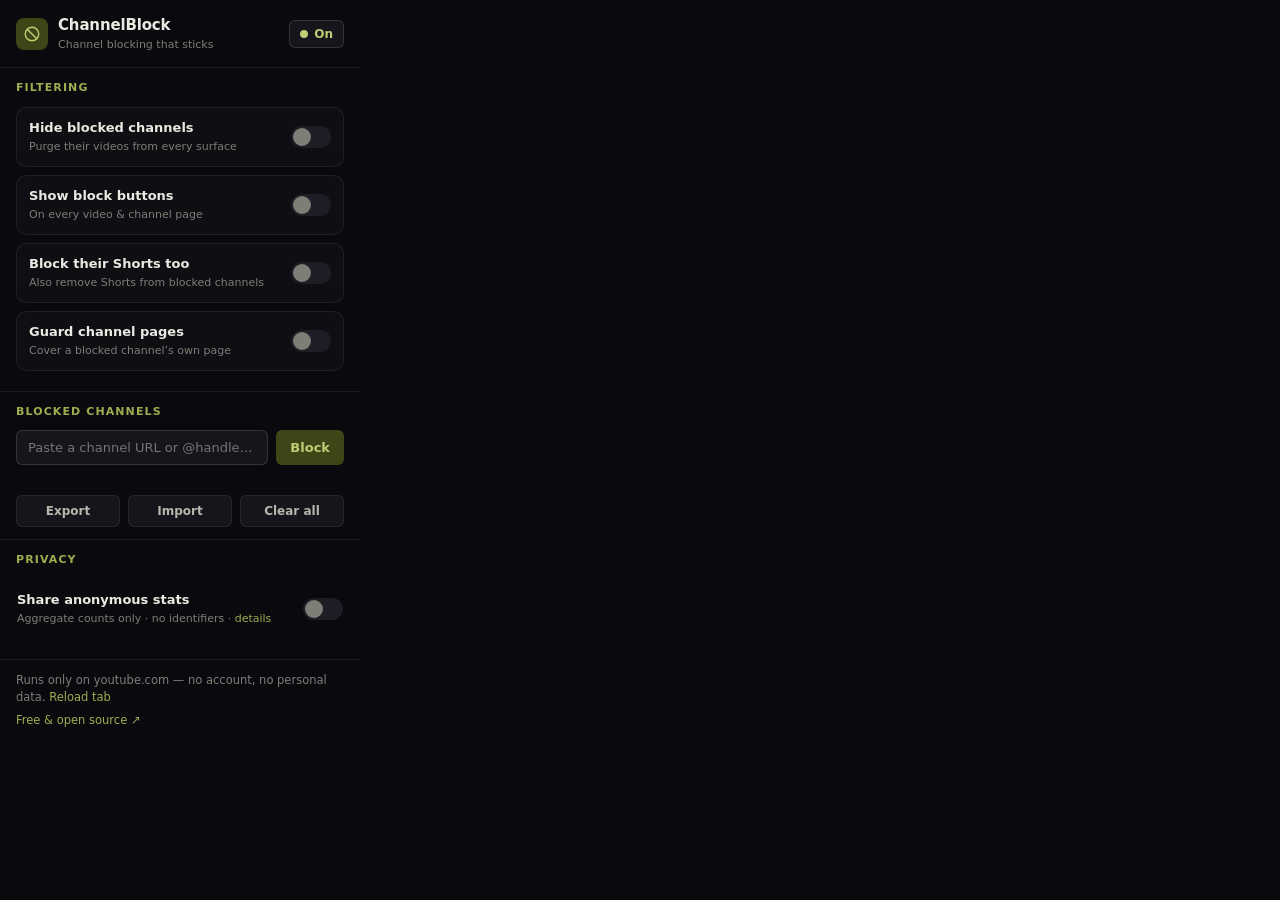
<file: extension/popup.html>
<!DOCTYPE html>
<html lang="en">
<head>
<meta charset="utf-8">
<meta name="viewport" content="width=device-width, initial-scale=1">
<title>ChannelBlock</title>
<link rel="stylesheet" href="popup.css">
</head>
<body>
  <div class="wrap">
    <header>
      <div class="logo" aria-hidden="true">
        <svg viewBox="0 0 24 24" width="18" height="18" fill="none">
          <circle cx="12" cy="12" r="9" stroke="currentColor" stroke-width="1.8"/>
          <line x1="5.6" y1="5.6" x2="18.4" y2="18.4" stroke="currentColor" stroke-width="1.9" stroke-linecap="round"/>
        </svg>
      </div>
      <div class="brand">
        <div class="name">ChannelBlock</div>
        <div class="sub" data-i18n="p_tagline">Channel blocking that sticks</div>
      </div>
      <button id="power" class="status" title="Toggle ChannelBlock">
        <span class="dot"></span><span id="statusText">On</span>
      </button>
    </header>

    <main>
      <div class="sec" data-i18n="sec_filters">Filtering</div>

      <label class="opt">
        <span class="ot"><span class="lbl" data-i18n="t_hide">Hide blocked channels</span><span class="hint" data-i18n="t_hide_h">Purge their videos from every surface</span></span>
        <span class="switch"><input id="hideBlocked" type="checkbox"><span class="track"></span></span>
      </label>
      <label class="opt">
        <span class="ot"><span class="lbl" data-i18n="t_buttons">Show block buttons</span><span class="hint" data-i18n="t_buttons_h">On every video & channel page</span></span>
        <span class="switch"><input id="showButtons" type="checkbox"><span class="track"></span></span>
      </label>
      <label class="opt">
        <span class="ot"><span class="lbl" data-i18n="t_shorts">Block their Shorts too</span><span class="hint" data-i18n="t_shorts_h">Also remove Shorts from blocked channels</span></span>
        <span class="switch"><input id="blockShorts" type="checkbox"><span class="track"></span></span>
      </label>
      <label class="opt">
        <span class="ot"><span class="lbl" data-i18n="t_guard">Guard channel pages</span><span class="hint" data-i18n="t_guard_h">Cover a blocked channel’s own page</span></span>
        <span class="switch"><input id="guardPage" type="checkbox"><span class="track"></span></span>
      </label>
    </main>

    <section class="list-sec">
      <div class="sec-row">
        <span class="sec" data-i18n="sec_list">Blocked channels</span>
        <span class="count" id="count"></span>
      </div>
      <div class="addrow">
        <input id="addInput" type="text" data-i18n-ph="add_ph" placeholder="Paste a channel URL or @handle…" autocomplete="off" spellcheck="false">
        <button id="addBtn" data-i18n="add_btn">Block</button>
      </div>
      <p id="addErr" class="adderr" hidden></p>
      <div id="list" class="list"></div>
      <p id="empty" class="empty" data-i18n="empty"></p>
      <div class="tools">
        <button id="export" class="tool" data-i18n="export">Export</button>
        <button id="import" class="tool" data-i18n="import">Import</button>
        <button id="clear" class="tool danger" data-i18n="clear">Clear all</button>
        <input id="importFile" type="file" accept="application/json,.json" hidden>
      </div>
    </section>

    <section class="extra">
      <div class="sec" data-i18n="sec_extra">Privacy</div>
      <label class="opt subtle">
        <span class="ot"><span class="lbl" data-i18n="t_stats">Share anonymous stats</span><span class="hint"><span data-i18n="t_stats_h">Aggregate counts only · no identifiers</span> · <a href="https://channelblock.zlef.fr/privacy" target="_blank" rel="noopener" data-i18n="details">details</a></span></span>
        <span class="switch"><input id="stats" type="checkbox"><span class="track"></span></span>
      </label>
    </section>

    <footer>
      <p class="foot"><span data-i18n="foot">Runs only on youtube.com — no account, no personal data.</span> <a id="reload" href="#" data-i18n="reload">Reload tab</a></p>
      <p class="foot tip"><a href="https://channelblock.zlef.fr" target="_blank" rel="noopener" data-i18n="foot_link">Free &amp; open source ↗</a></p>
    </footer>
  </div>
  <script src="i18n.js"></script>
  <script src="popup.js"></script>
</body>
</html>
</file>
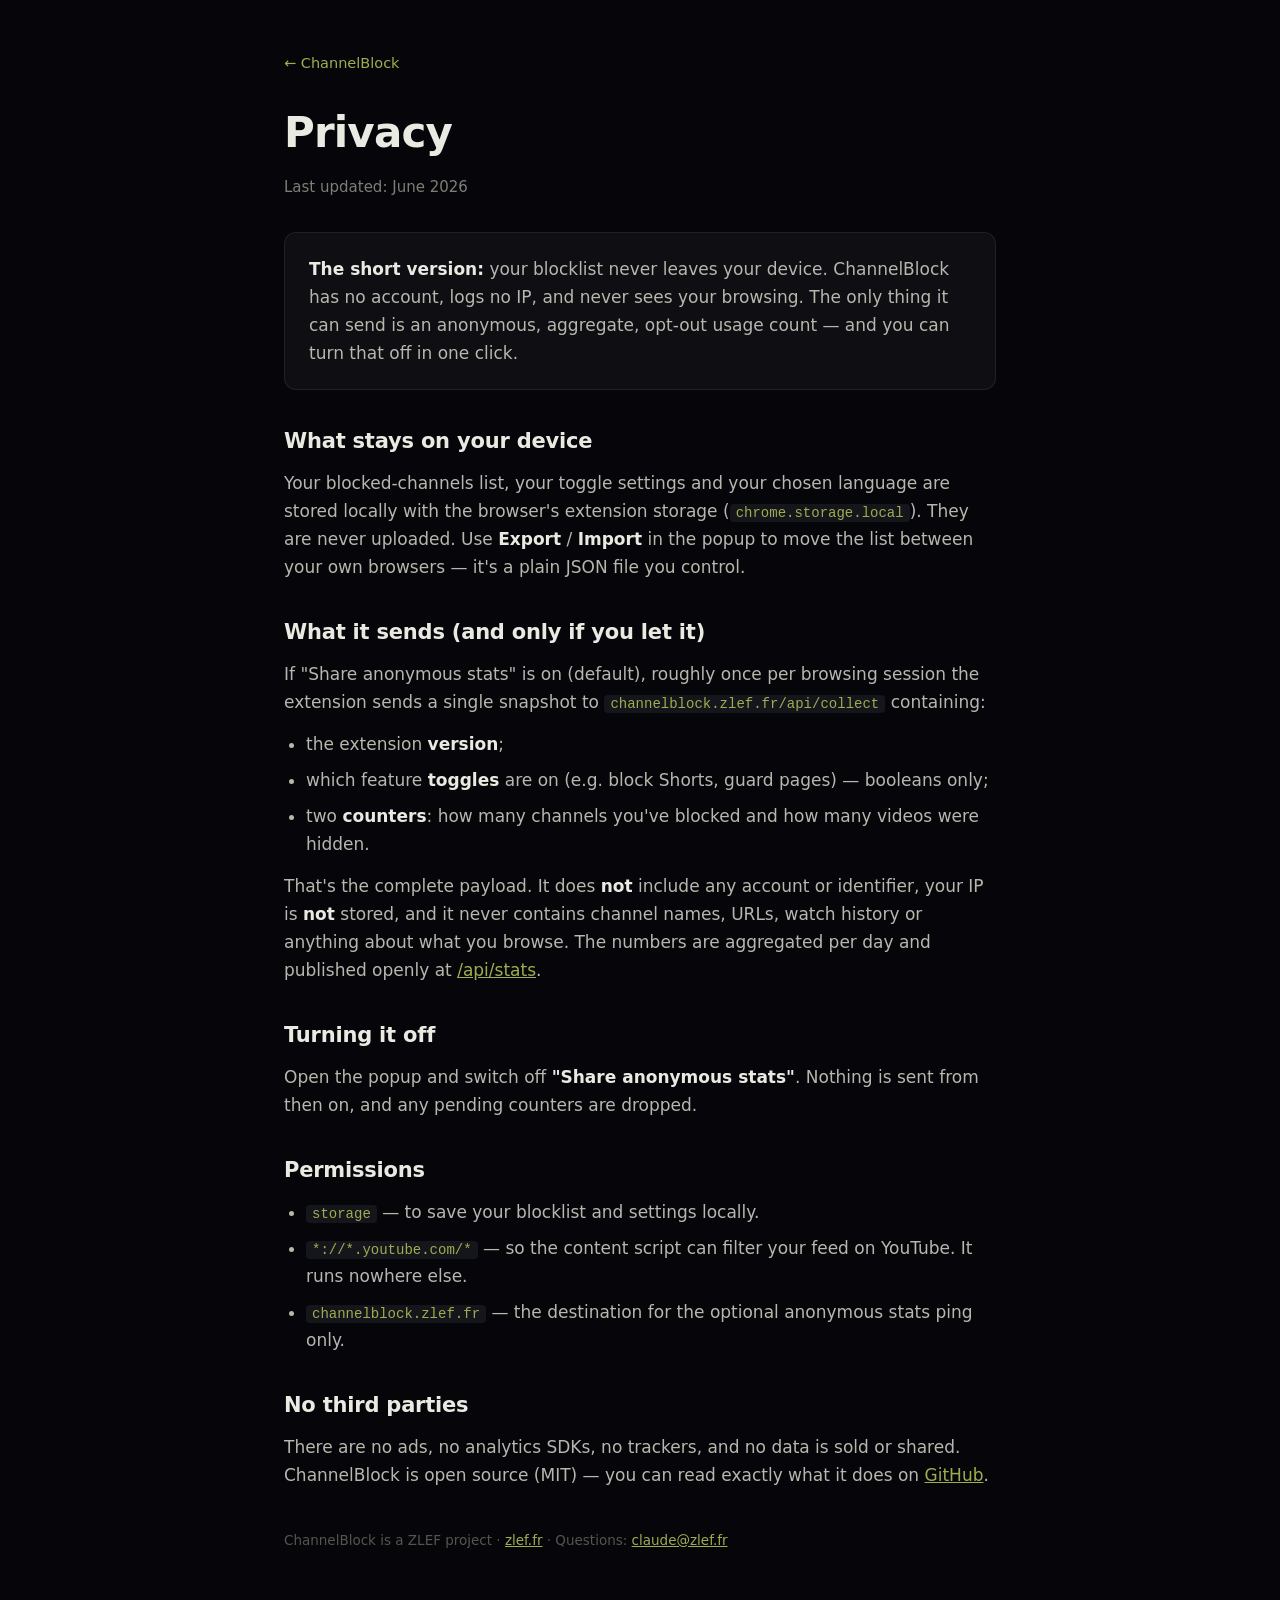
<file: public/privacy.html>
<!DOCTYPE html>
<html lang="en">
<head>
  <meta charset="utf-8">
  <!--zlef-seo-->
  <meta name="description" content="ChannelBlock privacy: your blocklist stays on your device. No account, no identifier, no IP logging, never your browsing — only an anonymous, aggregate, opt-out usage count.">
  <meta name="robots" content="index, follow">
  <link rel="canonical" href="https://channelblock.zlef.fr/privacy">
  <meta name="theme-color" content="#06060a">
  <meta name="color-scheme" content="dark">
  <link rel="icon" href="https://assets.zlef.fr/favicon.svg" type="image/svg+xml">
  <link rel="icon" href="https://assets.zlef.fr/favicon.ico" sizes="any">
  <link rel="apple-touch-icon" href="https://assets.zlef.fr/apple-touch-icon.png">
  <link rel="manifest" href="https://assets.zlef.fr/site.webmanifest">
  <meta property="og:type" content="website">
  <meta property="og:site_name" content="ZLEF">
  <meta property="og:title" content="ChannelBlock — Privacy">
  <meta property="og:description" content="Your blocklist stays on your device. Anonymous, aggregate, opt-out usage counts only.">
  <meta property="og:url" content="https://channelblock.zlef.fr/privacy">
  <meta property="og:image" content="https://assets.zlef.fr/og-default.png">
  <meta property="og:image:width" content="1200">
  <meta property="og:image:height" content="630">
  <meta name="twitter:card" content="summary_large_image">
  <meta name="twitter:title" content="ChannelBlock — Privacy">
  <meta name="twitter:description" content="Your blocklist stays on your device. Anonymous, opt-out usage counts only.">
  <meta name="twitter:image" content="https://assets.zlef.fr/og-default.png">
  <!--/zlef-seo-->
  <title>ChannelBlock — Privacy</title>
  <link rel="stylesheet" href="https://da.zlef.fr/tokens.css">
  <style>
    * { box-sizing: border-box; margin: 0; padding: 0; }
    body { background: var(--zl-bg, #06060a); color: var(--zl-text, #e9eae2); font-family: system-ui, -apple-system, "Segoe UI", Roboto, sans-serif; font-size: 17px; line-height: 1.65; }
    .shell { max-width: 760px; margin: 0 auto; padding: 48px 24px 80px; }
    a.back { color: var(--zl-olive-soft, #9dae50); text-decoration: none; font-size: 14.5px; }
    h1 { font-size: clamp(30px, 5vw, 42px); letter-spacing: -0.02em; margin: 22px 0 8px; }
    .sub { color: var(--zl-text-muted, #7d7e76); font-size: 15px; margin-bottom: 32px; }
    h2 { font-size: 21px; margin: 34px 0 10px; letter-spacing: -0.01em; }
    p { color: var(--zl-text-soft, #b6b7ad); margin-bottom: 14px; }
    ul { color: var(--zl-text-soft, #b6b7ad); margin: 0 0 14px 22px; }
    li { margin-bottom: 8px; }
    code { font-family: ui-monospace, Menlo, monospace; font-size: 14px; color: var(--zl-olive-soft, #9dae50); background: var(--zl-surface-2, #15151c); padding: 1px 6px; border-radius: 4px; }
    .card { background: var(--zl-surface-1, #0e0e13); border: 1px solid rgba(255,255,255,.08); border-radius: 12px; padding: 22px 24px; margin: 20px 0; }
    b { color: var(--zl-text, #e9eae2); }
    a { color: var(--zl-olive-soft, #9dae50); }
    footer { margin-top: 40px; font-size: 13.5px; color: var(--zl-text-faint, #54554f); }
  </style>
</head>
<body class="zl-scope">
  <div class="shell">
    <a class="back" href="/">← ChannelBlock</a>
    <h1>Privacy</h1>
    <div class="sub">Last updated: June 2026</div>

    <div class="card">
      <p style="margin:0"><b>The short version:</b> your blocklist never leaves your device. ChannelBlock has no account, logs no IP, and never sees your browsing. The only thing it can send is an anonymous, aggregate, opt-out usage count — and you can turn that off in one click.</p>
    </div>

    <h2>What stays on your device</h2>
    <p>Your blocked-channels list, your toggle settings and your chosen language are stored locally with the browser's extension storage (<code>chrome.storage.local</code>). They are never uploaded. Use <b>Export</b> / <b>Import</b> in the popup to move the list between your own browsers — it's a plain JSON file you control.</p>

    <h2>What it sends (and only if you let it)</h2>
    <p>If "Share anonymous stats" is on (default), roughly once per browsing session the extension sends a single snapshot to <code>channelblock.zlef.fr/api/collect</code> containing:</p>
    <ul>
      <li>the extension <b>version</b>;</li>
      <li>which feature <b>toggles</b> are on (e.g. block Shorts, guard pages) — booleans only;</li>
      <li>two <b>counters</b>: how many channels you've blocked and how many videos were hidden.</li>
    </ul>
    <p>That's the complete payload. It does <b>not</b> include any account or identifier, your IP is <b>not</b> stored, and it never contains channel names, URLs, watch history or anything about what you browse. The numbers are aggregated per day and published openly at <a href="https://channelblock.zlef.fr/api/stats" target="_blank" rel="noopener">/api/stats</a>.</p>

    <h2>Turning it off</h2>
    <p>Open the popup and switch off <b>"Share anonymous stats"</b>. Nothing is sent from then on, and any pending counters are dropped.</p>

    <h2>Permissions</h2>
    <ul>
      <li><code>storage</code> — to save your blocklist and settings locally.</li>
      <li><code>*://*.youtube.com/*</code> — so the content script can filter your feed on YouTube. It runs nowhere else.</li>
      <li><code>channelblock.zlef.fr</code> — the destination for the optional anonymous stats ping only.</li>
    </ul>

    <h2>No third parties</h2>
    <p>There are no ads, no analytics SDKs, no trackers, and no data is sold or shared. ChannelBlock is open source (MIT) — you can read exactly what it does on <a href="https://github.com/zlef-fr/channelblock" target="_blank" rel="noopener">GitHub</a>.</p>

    <footer>ChannelBlock is a ZLEF project · <a href="https://zlef.fr">zlef.fr</a> · Questions: <a href="mailto:claude@zlef.fr">claude@zlef.fr</a></footer>
  </div>
</body>
</html>
</file>
<file: extension/popup.css>
/* ChannelBlock popup — ZLEF olive palette, dark only. */
:root {
  --bg: #0a0a0e; --s1: #0e0e13; --s2: #15151c; --s3: #1d1d25;
  --line: rgba(255,255,255,.07); --line2: rgba(255,255,255,.13);
  --tx: #e9eae2; --tx-soft: #b6b7ad; --tx-muted: #7d7e76;
  --olive: #3e4618; --olive-mid: #59642a; --olive-soft: #9dae50; --olive-bright: #bdce74;
  --danger: #c2566a;
}
* { box-sizing: border-box; margin: 0; padding: 0; }
body {
  width: 360px;
  background: var(--bg); color: var(--tx);
  font: 14px/1.5 system-ui, -apple-system, "Segoe UI", Roboto, Helvetica, Arial, sans-serif;
  -webkit-font-smoothing: antialiased;
}
.wrap { padding: 0 0 8px; }

header {
  display: flex; align-items: center; gap: 10px;
  padding: 14px 16px; border-bottom: 1px solid var(--line);
}
.logo {
  width: 32px; height: 32px; border-radius: 8px; flex-shrink: 0;
  background: var(--olive); color: var(--olive-bright);
  display: flex; align-items: center; justify-content: center;
}
.brand .name { font-size: 15px; font-weight: 700; letter-spacing: -0.01em; }
.brand .sub { font-size: 11px; color: var(--tx-muted); }

.status {
  margin-left: auto;
  display: flex; align-items: center; gap: 6px;
  background: var(--s2); border: 1px solid var(--line2); color: var(--olive-bright);
  font: 600 12px system-ui; padding: 6px 10px; border-radius: 6px; cursor: pointer;
}
.status .dot { width: 8px; height: 8px; border-radius: 50%; background: var(--olive-bright); }
.status.off { color: var(--tx-muted); }
.status.off .dot { background: var(--tx-muted); }

main, .list-sec, .extra { padding: 12px 16px; }
.list-sec, .extra { border-top: 1px solid var(--line); }
.sec { font-size: 11px; font-weight: 600; text-transform: uppercase; letter-spacing: .1em; color: var(--olive-soft); margin-bottom: 10px; }
.sec-row { display: flex; align-items: baseline; justify-content: space-between; }
.count { font-size: 11px; color: var(--tx-muted); }

main.disabled { opacity: .45; pointer-events: none; }

.opt {
  display: flex; align-items: center; gap: 12px;
  background: var(--s1); border: 1px solid var(--line); border-radius: 10px;
  padding: 10px 12px; margin-bottom: 8px; cursor: pointer;
}
.opt.subtle { background: transparent; border-color: transparent; padding-left: 0; padding-right: 0; }
.opt .ot { display: flex; flex-direction: column; gap: 2px; min-width: 0; }
.opt .lbl { font-size: 13px; font-weight: 550; }
.opt .hint { font-size: 11px; color: var(--tx-muted); }
.opt .hint a { color: var(--olive-soft); text-decoration: none; }
.switch { margin-left: auto; flex-shrink: 0; position: relative; width: 40px; height: 22px; }
.switch input { position: absolute; opacity: 0; width: 100%; height: 100%; margin: 0; cursor: pointer; }
.track { position: absolute; inset: 0; border-radius: 11px; background: var(--s3); transition: background .15s ease; }
.track::after { content: ""; position: absolute; top: 2px; left: 2px; width: 18px; height: 18px; border-radius: 50%; background: var(--tx-muted); transition: transform .15s ease, background .15s ease; }
.switch input:checked + .track { background: var(--olive); }
.switch input:checked + .track::after { transform: translateX(18px); background: var(--olive-bright); }

.addrow { display: flex; gap: 8px; margin-bottom: 8px; }
.addrow input {
  flex: 1; min-width: 0; background: var(--s2); border: 1px solid var(--line2); color: var(--tx);
  border-radius: 6px; padding: 9px 11px; font: 13px system-ui; outline: none;
}
.addrow input:focus { border-color: var(--olive-soft); }
.addrow button {
  background: var(--olive); border: 0; color: var(--olive-bright);
  font: 600 13px system-ui; padding: 0 14px; border-radius: 6px; cursor: pointer;
}
.addrow button:hover { background: var(--olive-mid); color: #eef0e2; }
.adderr { font-size: 11px; color: var(--danger); margin: -2px 0 8px; }

.list { display: flex; flex-direction: column; gap: 6px; max-height: 230px; overflow-y: auto; }
.row { display: flex; align-items: center; gap: 10px; background: var(--s1); border: 1px solid var(--line); border-radius: 8px; padding: 8px 10px; }
.row .av { width: 26px; height: 26px; border-radius: 50%; flex-shrink: 0; background: var(--olive); color: var(--olive-bright); display: flex; align-items: center; justify-content: center; font: 700 12px system-ui; text-transform: uppercase; }
.row .meta { min-width: 0; flex: 1; }
.row .nm { font-size: 13px; font-weight: 600; white-space: nowrap; overflow: hidden; text-overflow: ellipsis; }
.row .hd { font-size: 11px; color: var(--tx-muted); white-space: nowrap; overflow: hidden; text-overflow: ellipsis; }
.row .un { background: var(--s2); border: 1px solid var(--line2); color: var(--tx-soft); font: 600 11px system-ui; padding: 5px 9px; border-radius: 5px; cursor: pointer; flex-shrink: 0; }
.row .un:hover { border-color: var(--olive-soft); color: var(--olive-soft); }
.empty { font-size: 12.5px; color: var(--tx-muted); line-height: 1.55; padding: 6px 2px; }

.tools { display: flex; gap: 8px; margin-top: 10px; }
.tool { flex: 1; background: var(--s2); border: 1px solid var(--line); color: var(--tx-soft); font: 600 12px system-ui; padding: 8px; border-radius: 6px; cursor: pointer; }
.tool:hover { border-color: var(--olive-soft); color: var(--olive-soft); }
.tool.danger:hover { border-color: var(--danger); color: var(--danger); }

footer { padding: 12px 16px 14px; border-top: 1px solid var(--line); }
.foot { font-size: 11.5px; color: var(--tx-muted); }
.foot a { color: var(--olive-soft); text-decoration: none; }
.foot.tip { margin-top: 6px; }

@media (prefers-reduced-motion: reduce) { * { transition: none !important; } }
</file>
